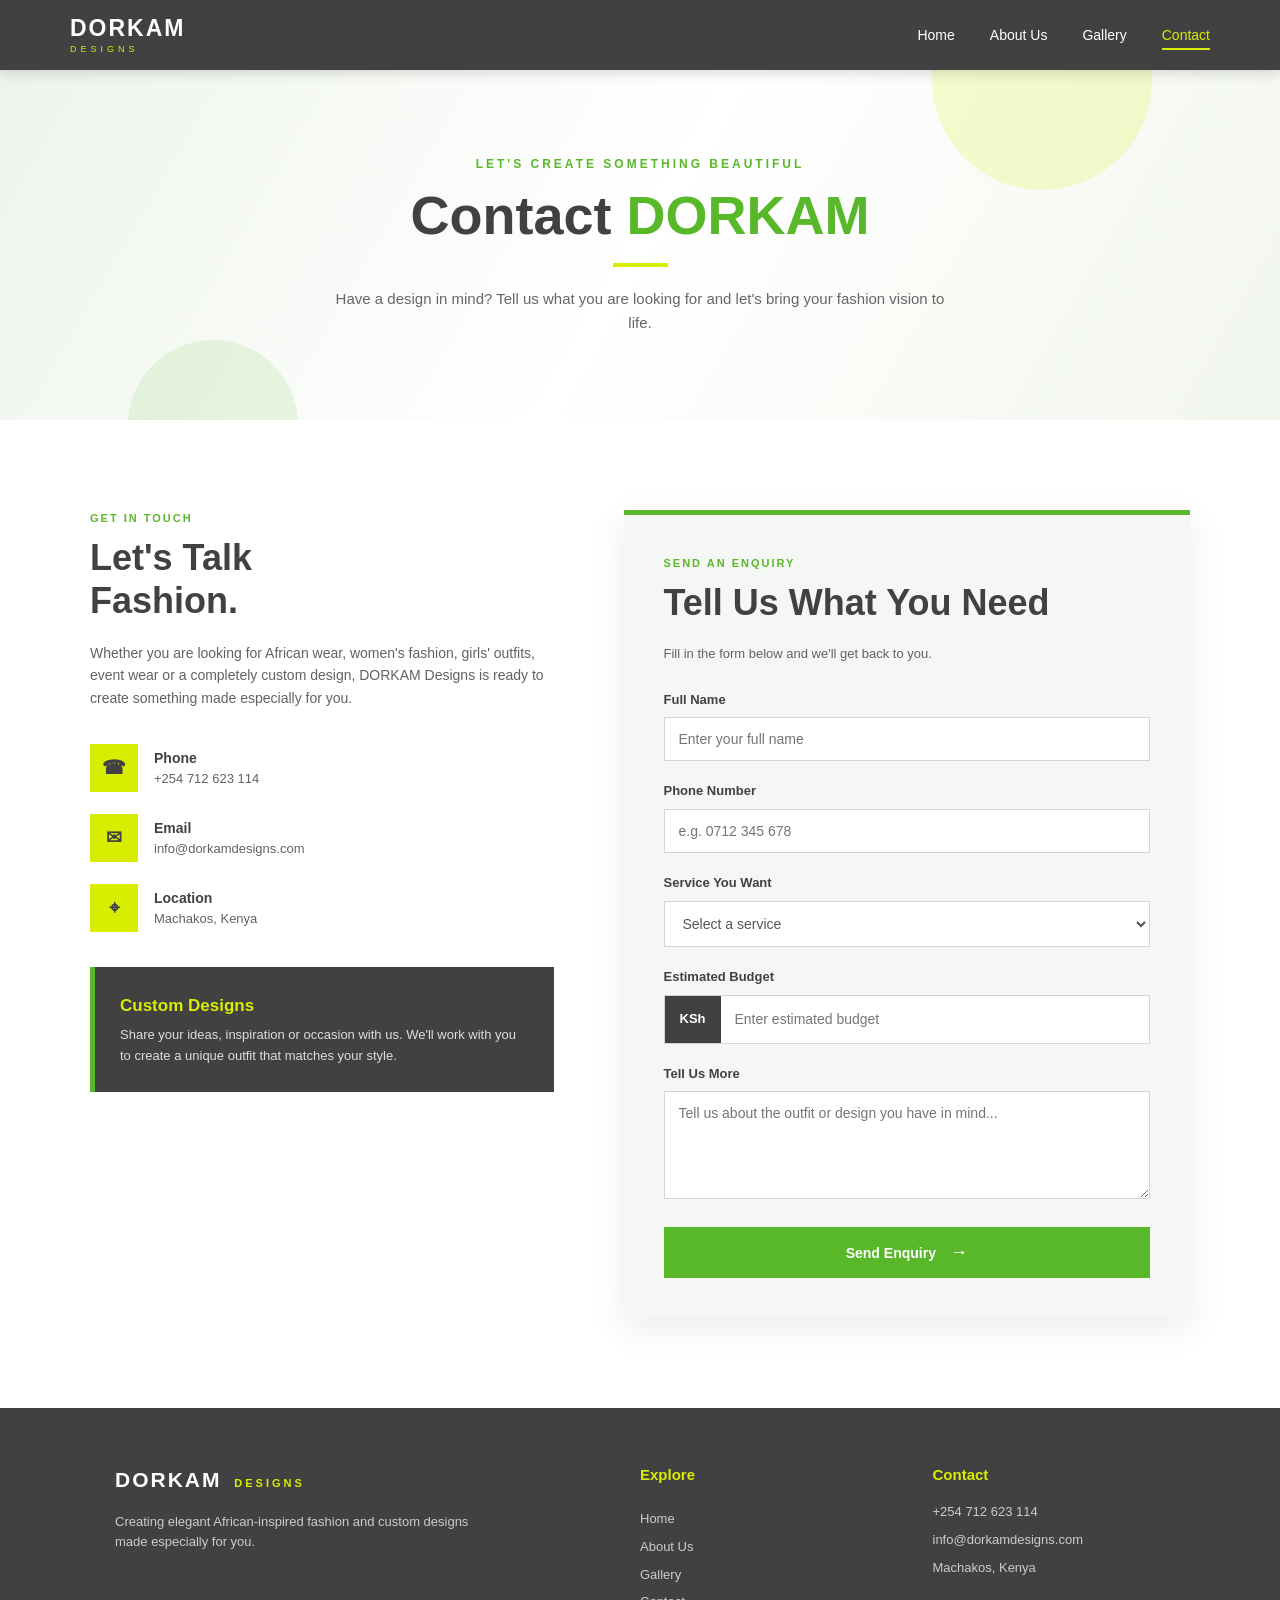
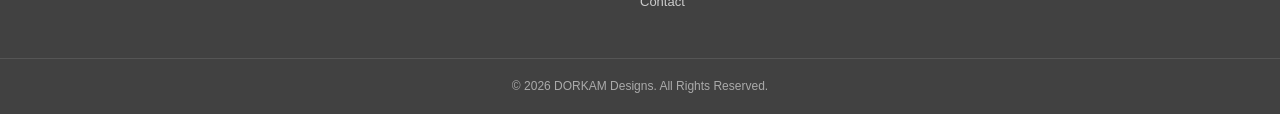
<file: contact.html>
<!DOCTYPE html>
<html lang="en">
<head>
    <meta charset="UTF-8">
    <meta name="viewport" content="width=device-width, initial-scale=1.0">
    <meta name="description" content="Contact DORKAM Designs for custom African fashion, women's wear, girls' fashion and event outfits.">
    <title>Contact Us | DORKAM Designs</title>
    <style>
      * {
    margin: 0;
    padding: 0;
    box-sizing: border-box;
}

:root {
    --green: #59b82a;
    --dark-green: #3d8f1d;
    --lime: #d9ed00;
    --charcoal: #414141;
    --dark: #303030;
    --white: #ffffff;
    --light: #f5f7f4;
    --text: #626262;
}

body {
    font-family: Arial, Helvetica, sans-serif;
    color: var(--text);
    background: var(--white);
    line-height: 1.6;
}

.navbar {
    width: 100%;
    background: var(--charcoal);
    position: sticky;
    top: 0;
    z-index: 1000;
    box-shadow: 0 3px 12px rgba(0, 0, 0, 0.15);
}

.nav-container {
    max-width: 1200px;
    min-height: 70px;
    margin: auto;
    padding: 0 30px;
    display: flex;
    align-items: center;
    justify-content: space-between;
}

.logo {
    color: var(--white);
    text-decoration: none;
    display: flex;
    flex-direction: column;
    line-height: 1;
}

.logo span {
    font-size: 23px;
    font-weight: 800;
    letter-spacing: 2px;
}

.logo small {
    color: var(--lime);
    font-size: 9px;
    letter-spacing: 4px;
    margin-top: 5px;
}

.nav-links {
    display: flex;
    list-style: none;
    align-items: center;
    gap: 35px;
}

.nav-links a {
    color: white;
    text-decoration: none;
    font-size: 14px;
    font-weight: 500;
    transition: 0.3s ease;
}

.nav-links a:hover,
.nav-links a.active {
    color: var(--lime);
}

.nav-links a.active {
    border-bottom: 2px solid var(--lime);
    padding-bottom: 5px;
}

.menu-toggle {
    display: none;
    background: none;
    border: none;
    color: white;
    font-size: 27px;
    cursor: pointer;
}

.contact-hero {
    min-height: 350px;
    display: flex;
    align-items: center;
    justify-content: center;
    text-align: center;
    padding: 70px 20px;
    background: linear-gradient(120deg, #eef4eb, #ffffff, #f1f6ed);
    position: relative;
    overflow: hidden;
}

.contact-hero::before {
    content: "";
    position: absolute;
    width: 220px;
    height: 220px;
    border-radius: 50%;
    background: var(--lime);
    opacity: 0.18;
    top: -100px;
    right: 10%;
}

.contact-hero::after {
    content: "";
    position: absolute;
    width: 170px;
    height: 170px;
    border-radius: 50%;
    background: var(--green);
    opacity: 0.12;
    bottom: -90px;
    left: 10%;
}

.hero-content {
    max-width: 750px;
    position: relative;
    z-index: 2;
}

.hero-content > p:first-child {
    color: var(--green);
    font-size: 12px;
    font-weight: bold;
    letter-spacing: 3px;
    margin-bottom: 12px;
}

.hero-content h1 {
    font-size: 54px;
    color: var(--charcoal);
    line-height: 1.1;
    margin-bottom: 18px;
}

.hero-content h1 span {
    color: var(--green);
}

.hero-line {
    width: 55px;
    height: 4px;
    background: var(--lime);
    margin: 0 auto 20px;
}

.hero-description {
    max-width: 620px;
    margin: auto;
    color: #666;
    font-size: 15px;
}

.contact-section {
    padding: 90px 25px;
    background: var(--white);
}

.contact-wrapper {
    max-width: 1100px;
    margin: auto;
    display: grid;
    grid-template-columns: 0.9fr 1.1fr;
    gap: 70px;
}

.section-label {
    color: var(--green);
    font-size: 11px;
    font-weight: bold;
    letter-spacing: 2px;
    margin-bottom: 8px;
}

.contact-details h2,
.form-card h2 {
    color: var(--charcoal);
    font-size: 36px;
    line-height: 1.2;
    margin-bottom: 20px;
}

.intro-text {
    font-size: 14px;
    margin-bottom: 35px;
    max-width: 480px;
}

.detail-item {
    display: flex;
    align-items: center;
    gap: 16px;
    margin-bottom: 22px;
}

.detail-icon {
    width: 48px;
    height: 48px;
    background: var(--lime);
    color: var(--charcoal);
    display: flex;
    align-items: center;
    justify-content: center;
    font-size: 19px;
    font-weight: bold;
}

.detail-item h3 {
    color: var(--charcoal);
    font-size: 14px;
}

.detail-item p {
    font-size: 13px;
}

.contact-box {
    margin-top: 35px;
    background: var(--charcoal);
    color: white;
    padding: 25px;
    border-left: 5px solid var(--green);
}

.contact-box h3 {
    color: var(--lime);
    margin-bottom: 6px;
    font-size: 17px;
}

.contact-box p {
    font-size: 13px;
    color: #ddd;
}

.form-card {
    background: var(--light);
    padding: 40px;
    border-top: 5px solid var(--green);
    box-shadow: 0 10px 35px rgba(0, 0, 0, 0.08);
}

.form-heading {
    margin-bottom: 25px;
}

.form-heading > p:last-child {
    font-size: 13px;
}

.input-group {
    margin-bottom: 20px;
}

.input-group label {
    display: block;
    font-size: 13px;
    font-weight: bold;
    color: var(--charcoal);
    margin-bottom: 7px;
}

.input-group input,
.input-group select,
.input-group textarea {
    width: 100%;
    padding: 13px 14px;
    border: 1px solid #d5d5d5;
    background: white;
    color: #555;
    font-family: inherit;
    font-size: 14px;
    outline: none;
    transition: 0.3s;
}

.input-group input:focus,
.input-group select:focus,
.input-group textarea:focus {
    border-color: var(--green);
    box-shadow: 0 0 0 3px rgba(89, 184, 42, 0.1);
}

.input-group textarea {
    resize: vertical;
}

.budget-wrapper {
    display: flex;
    background: white;
    border: 1px solid #d5d5d5;
}

.budget-wrapper span {
    background: var(--charcoal);
    color: white;
    padding: 13px 15px;
    font-size: 13px;
    font-weight: bold;
}

.budget-wrapper input {
    border: none;
    flex: 1;
}

.submit-btn {
    width: 100%;
    border: none;
    background: var(--green);
    color: white;
    padding: 15px;
    font-size: 14px;
    font-weight: bold;
    cursor: pointer;
    transition: 0.3s;
}

.submit-btn span {
    margin-left: 10px;
    font-size: 18px;
}

.submit-btn:hover {
    background: var(--charcoal);
    transform: translateY(-2px);
}

.footer {
    background: var(--charcoal);
    color: white;
    padding-top: 55px;
}

.footer-container {
    max-width: 1100px;
    margin: auto;
    padding: 0 25px 45px;
    display: grid;
    grid-template-columns: 2fr 1fr 1fr;
    gap: 60px;
}

.footer-logo {
    display: inline-block;
    color: white;
    text-decoration: none;
    font-size: 21px;
    font-weight: bold;
    letter-spacing: 2px;
    margin-bottom: 15px;
}

.footer-logo span {
    color: var(--lime);
    font-size: 11px;
    letter-spacing: 3px;
    margin-left: 5px;
}

.footer-brand p {
    max-width: 360px;
    color: #ccc;
    font-size: 13px;
}

.footer h3 {
    color: var(--lime);
    font-size: 15px;
    margin-bottom: 15px;
}

.footer-links {
    display: flex;
    flex-direction: column;
    gap: 7px;
}

.footer-links a {
    color: #ccc;
    text-decoration: none;
    font-size: 13px;
    transition: 0.3s;
}

.footer-links a:hover {
    color: var(--lime);
}

.footer-contact p {
    color: #ccc;
    font-size: 13px;
    margin-bottom: 7px;
}

.footer-bottom {
    border-top: 1px solid #555;
    padding: 18px 20px;
    text-align: center;
    color: #aaa;
    font-size: 12px;
}

@media (max-width: 800px) {

    .menu-toggle {
        display: block;
    }

    .nav-links {
        position: absolute;
        top: 70px;
        left: 0;
        width: 100%;
        background: var(--charcoal);
        display: none;
        flex-direction: column;
        gap: 0;
        padding: 10px 0;
    }

    .nav-links.show {
        display: flex;
    }

    .nav-links li {
        width: 100%;
        text-align: center;
    }

    .nav-links a {
        display: block;
        padding: 13px;
    }

    .contact-wrapper {
        grid-template-columns: 1fr;
        gap: 50px;
    }

    .footer-container {
        grid-template-columns: 1fr;
        gap: 35px;
    }
}

@media (max-width: 500px) {

    .nav-container {
        padding: 0 18px;
    }

    .contact-hero {
        min-height: 300px;
    }

    .hero-content h1 {
        font-size: 40px;
    }

    .contact-section {
        padding: 60px 15px;
    }

    .contact-details h2,
    .form-card h2 {
        font-size: 30px;
    }

    .form-card {
        padding: 25px 20px;
    }
}
    </style>
</head>

<body>

<header class="navbar">
    <div class="nav-container">

        <a href="index.html" class="logo">
            <span>DORKAM</span>
            <small>DESIGNS</small>
        </a>

        <button class="menu-toggle" id="menuToggle">
            ☰
        </button>

        <nav>
            <ul class="nav-links" id="navLinks">
                <li><a href="index.html">Home</a></li>
                <li><a href="about.html">About Us</a></li>
                <li><a href="gallery.html">Gallery</a></li>
                <li><a href="contact.html" class="active">Contact</a></li>
            </ul>
        </nav>

    </div>
</header>

<main>

    <section class="contact-hero">
        <div class="hero-content">
            <p>LET'S CREATE SOMETHING BEAUTIFUL</p>
            <h1>Contact <span>DORKAM</span></h1>
            <div class="hero-line"></div>
            <p class="hero-description">
                Have a design in mind? Tell us what you are looking for
                and let's bring your fashion vision to life.
            </p>
        </div>
    </section>

    <section class="contact-section">

        <div class="contact-wrapper">

            <div class="contact-details">

                <p class="section-label">GET IN TOUCH</p>

                <h2>Let's Talk<br>Fashion.</h2>

                <p class="intro-text">
                    Whether you are looking for African wear, women's fashion,
                    girls' outfits, event wear or a completely custom design,
                    DORKAM Designs is ready to create something made especially
                    for you.
                </p>

                <div class="detail-item">
                    <div class="detail-icon">☎</div>
                    <div>
                        <h3>Phone</h3>
                        <p>+254 712 623 114</p>
                    </div>
                </div>

                <div class="detail-item">
                    <div class="detail-icon">✉</div>
                    <div>
                        <h3>Email</h3>
                        <p>info@dorkamdesigns.com</p>
                    </div>
                </div>

                <div class="detail-item">
                    <div class="detail-icon">⌖</div>
                    <div>
                        <h3>Location</h3>
                        <p>Machakos, Kenya</p>
                    </div>
                </div>

                <div class="contact-box">
                    <h3>Custom Designs</h3>
                    <p>
                        Share your ideas, inspiration or occasion with us.
                        We'll work with you to create a unique outfit that
                        matches your style.
                    </p>
                </div>

            </div>

            <div class="form-card">

                <div class="form-heading">
                    <p class="section-label">SEND AN ENQUIRY</p>
                    <h2>Tell Us What You Need</h2>
                    <p>
                        Fill in the form below and we'll get back to you.
                    </p>
                </div>

                <form action="#" method="POST">

                    <div class="input-group">
                        <label for="name">Full Name</label>
                        <input
                            type="text"
                            id="name"
                            name="name"
                            placeholder="Enter your full name"
                            required
                        >
                    </div>

                    <div class="input-group">
                        <label for="phone">Phone Number</label>
                        <input
                            type="tel"
                            id="phone"
                            name="phone"
                            placeholder="e.g. 0712 345 678"
                            required
                        >
                    </div>

                    <div class="input-group">
                        <label for="service">Service You Want</label>
                        <select id="service" name="service" required>
                            <option value="">Select a service</option>
                            <option value="african-wear">African Wear</option>
                            <option value="womens-fashion">Women's Fashion</option>
                            <option value="girls-fashion">Girls' Fashion</option>
                            <option value="event-wear">Event Wear</option>
                            <option value="custom-design">Custom Design</option>
                            <option value="alterations">Alterations & Styling</option>
                            <option value="other">Other</option>
                        </select>
                    </div>

                    <div class="input-group">
                        <label for="budget">Estimated Budget</label>

                        <div class="budget-wrapper">
                            <span>KSh</span>
                            <input
                                type="number"
                                id="budget"
                                name="budget"
                                placeholder="Enter estimated budget"
                                min="0"
                                required
                            >
                        </div>
                    </div>

                    <div class="input-group">
                        <label for="message">Tell Us More</label>
                        <textarea
                            id="message"
                            name="message"
                            rows="5"
                            placeholder="Tell us about the outfit or design you have in mind..."
                        ></textarea>
                    </div>

                    <button type="submit" class="submit-btn">
                        Send Enquiry
                        <span>→</span>
                    </button>

                </form>

            </div>

        </div>

    </section>

</main>

<footer class="footer">

    <div class="footer-container">

        <div class="footer-brand">
            <a href="index.html" class="footer-logo">DORKAM <span>DESIGNS</span></a>

            <p>
                Creating elegant African-inspired fashion and
                custom designs made especially for you.
            </p>
        </div>

        <div class="footer-links">
            <h3>Explore</h3>
            <a href="index.html">Home</a>
            <a href="about.html">About Us</a>
            <a href="gallery.html">Gallery</a>
            <a href="contact.html">Contact</a>
        </div>

        <div class="footer-contact">
            <h3>Contact</h3>
            <p>+254 712 623 114</p>
            <p>info@dorkamdesigns.com</p>
            <p>Machakos, Kenya</p>
        </div>

    </div>

    <div class="footer-bottom">
        <p>© 2026 DORKAM Designs. All Rights Reserved.</p>
    </div>

</footer>

<script>
    const menuToggle = document.getElementById("menuToggle");
    const navLinks = document.getElementById("navLinks");

    menuToggle.addEventListener("click", () => {
        navLinks.classList.toggle("show");
    });
</script>

</body>
</html>
</file>
